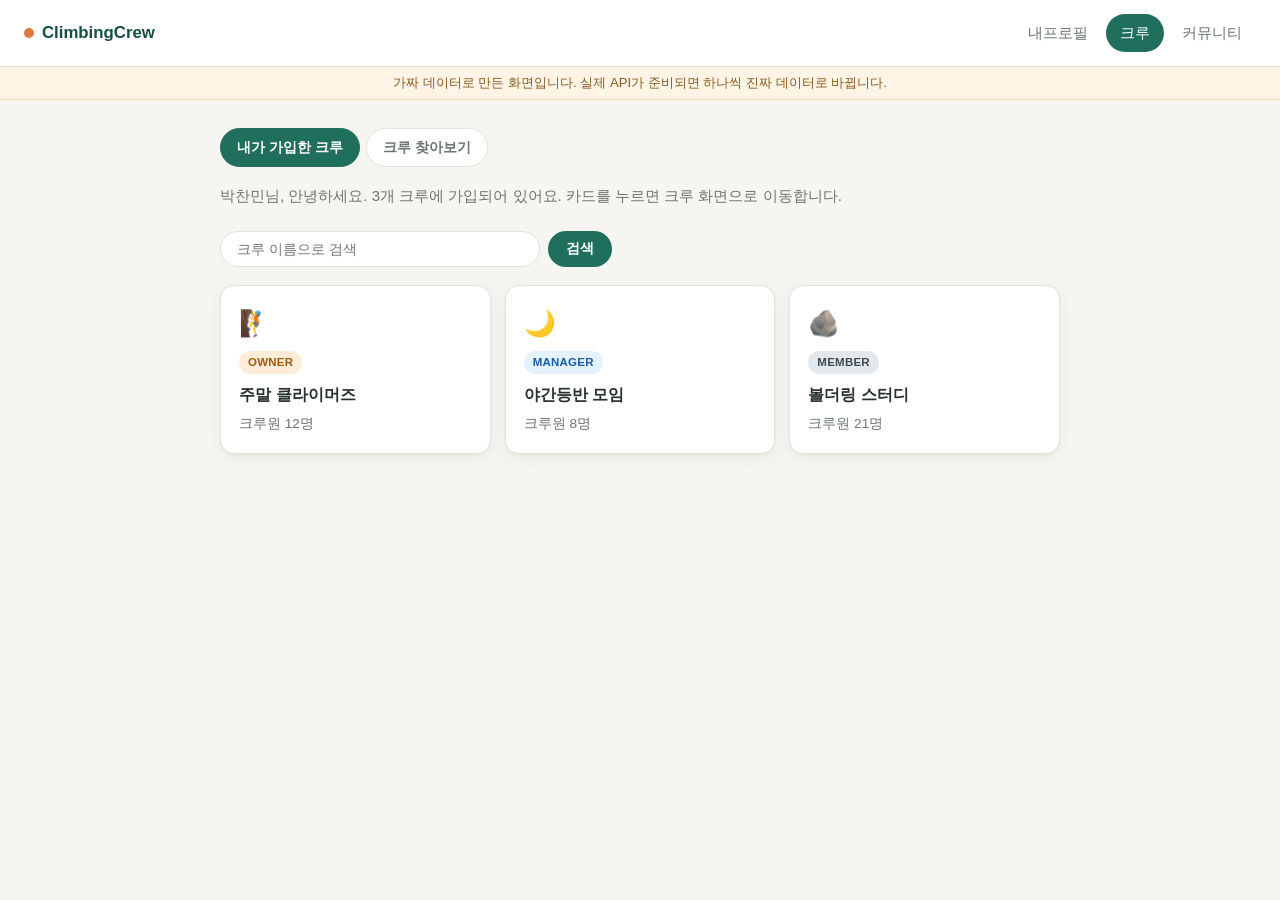
<file: ClimbingCrew/frontend/index.html>
<!DOCTYPE html>
<html lang="ko">
<head>
<meta charset="UTF-8">
<meta name="viewport" content="width=device-width, initial-scale=1.0">
<title>내 크루 | ClimbingCrew</title>
<link rel="stylesheet" href="css/style.css">
</head>
<body>

<header class="app-header">
  <a class="brand" href="index.html"><span class="dot"></span>ClimbingCrew</a>
  <nav class="app-nav">
    <a href="profile.html">내프로필</a>
    <a href="index.html" class="active">크루</a>
    <a href="community.html">커뮤니티</a>
  </nav>
</header>
<div class="mock-banner">가짜 데이터로 만든 화면입니다. 실제 API가 준비되면 하나씩 진짜 데이터로 바뀝니다.</div>

<main>
  <div class="board-tabs" id="crew-tabs">
    <button data-tab="joined" class="active">내가 가입한 크루</button>
    <button data-tab="discover">크루 찾아보기</button>
  </div>

  <!-- 내가 가입한 크루 -->
  <div id="joined-view">
    <p class="page-subtitle" id="greeting"></p>
    <form id="joined-search-form" style="display:flex;gap:8px;margin-bottom:18px;">
      <input type="text" id="joined-search-input" placeholder="크루 이름으로 검색" style="border:1px solid var(--color-border);border-radius:999px;padding:9px 16px;font-family:inherit;font-size:0.9rem;width:100%;max-width:320px;">
      <button type="submit" class="add-event-btn">검색</button>
    </form>
    <div class="crew-grid" id="crew-grid"></div>
  </div>

  <!-- 크루 찾아보기 -->
  <div id="discover-view" style="display:none;">
    <p class="page-subtitle">가입 신청을 하면 크루장/매니저의 승인을 기다리는 상태가 돼요.</p>
    <form id="discover-search-form" style="display:flex;gap:8px;margin-bottom:18px;">
      <input type="text" id="discover-search-input" placeholder="크루 이름으로 검색" style="border:1px solid var(--color-border);border-radius:999px;padding:9px 16px;font-family:inherit;font-size:0.9rem;width:100%;max-width:320px;">
      <button type="submit" class="add-event-btn">검색</button>
    </form>
    <div class="crew-grid" id="discover-grid"></div>
  </div>
</main>

<script src="js/mock-data.js"></script>
<script>
  const roleLabel = { OWNER: "OWNER", MANAGER: "MANAGER", MEMBER: "MEMBER" };
  const roleClass = { OWNER: "role-owner", MANAGER: "role-manager", MEMBER: "role-member" };

  document.getElementById("greeting").textContent =
    MOCK_ME.name + "님, 안녕하세요. " + MOCK_CREWS.length + "개 크루에 가입되어 있어요. 카드를 누르면 크루 화면으로 이동합니다.";

  const grid = document.getElementById("crew-grid");
  function renderJoinedCrews() {
    const query = document.getElementById("joined-search-input").value.trim();
    const filtered = query ? MOCK_CREWS.filter(c => c.name.includes(query)) : MOCK_CREWS;

    if (filtered.length === 0) {
      grid.innerHTML = `<p class="page-subtitle">검색 결과가 없어요.</p>`;
      return;
    }

    grid.innerHTML = "";
    filtered.forEach(crew => {
      const card = document.createElement("a");
      card.className = "card crew-card";
      card.href = `crew.html?id=${crew.id}`;
      card.innerHTML = `
        <div class="crew-emoji">${crew.emoji}</div>
        <span class="role-badge ${roleClass[crew.role]}">${roleLabel[crew.role]}</span>
        <div class="crew-name">${crew.name}</div>
        <div class="crew-meta">크루원 ${crew.memberCount}명</div>
      `;
      grid.appendChild(card);
    });
  }
  renderJoinedCrews();
  document.getElementById("joined-search-form").addEventListener("submit", (e) => {
    e.preventDefault();
    renderJoinedCrews();
  });

  // --- 탭 전환 --------------------------------------------------------------

  const tabButtons = document.querySelectorAll("#crew-tabs button");
  tabButtons.forEach(btn => {
    btn.addEventListener("click", () => {
      tabButtons.forEach(b => b.classList.remove("active"));
      btn.classList.add("active");
      document.getElementById("joined-view").style.display = btn.dataset.tab === "joined" ? "block" : "none";
      document.getElementById("discover-view").style.display = btn.dataset.tab === "discover" ? "block" : "none";
    });
  });

  // --- 크루 찾아보기 (가입 신청) ---------------------------------------------

  const requestedCrewIds = new Set();

  function renderDiscoverCrews() {
    const query = document.getElementById("discover-search-input").value.trim();
    const filtered = query
      ? MOCK_DISCOVER_CREWS.filter(c => c.name.includes(query) || c.desc.includes(query))
      : MOCK_DISCOVER_CREWS;

    const discoverGrid = document.getElementById("discover-grid");

    if (filtered.length === 0) {
      discoverGrid.innerHTML = `<p class="page-subtitle">검색 결과가 없어요.</p>`;
      return;
    }

    discoverGrid.innerHTML = filtered.map(crew => `
      <div class="card crew-card" style="cursor:default;" data-crew-id="${crew.id}">
        <div class="crew-emoji">${crew.emoji}</div>
        <div class="crew-name">${crew.name}</div>
        <div class="crew-meta">크루원 ${crew.memberCount}명</div>
        <p class="page-subtitle" style="margin:2px 0 8px;font-size:0.82rem;">${crew.desc}</p>
        <button type="button" class="add-event-btn join-request-btn" data-crew-id="${crew.id}"
          style="align-self:flex-start;${requestedCrewIds.has(crew.id) ? "background:var(--color-border);color:var(--color-text-muted);cursor:default;" : ""}">
          ${requestedCrewIds.has(crew.id) ? "신청됨 (승인 대기중)" : "가입 신청"}
        </button>
      </div>
    `).join("");

    discoverGrid.querySelectorAll(".join-request-btn").forEach(btn => {
      btn.addEventListener("click", () => {
        const id = Number(btn.dataset.crewId);
        if (requestedCrewIds.has(id)) return;
        requestedCrewIds.add(id);
        renderDiscoverCrews();
      });
    });
  }
  renderDiscoverCrews();
  document.getElementById("discover-search-form").addEventListener("submit", (e) => {
    e.preventDefault();
    renderDiscoverCrews();
  });
</script>
</body>
</html>
</file>
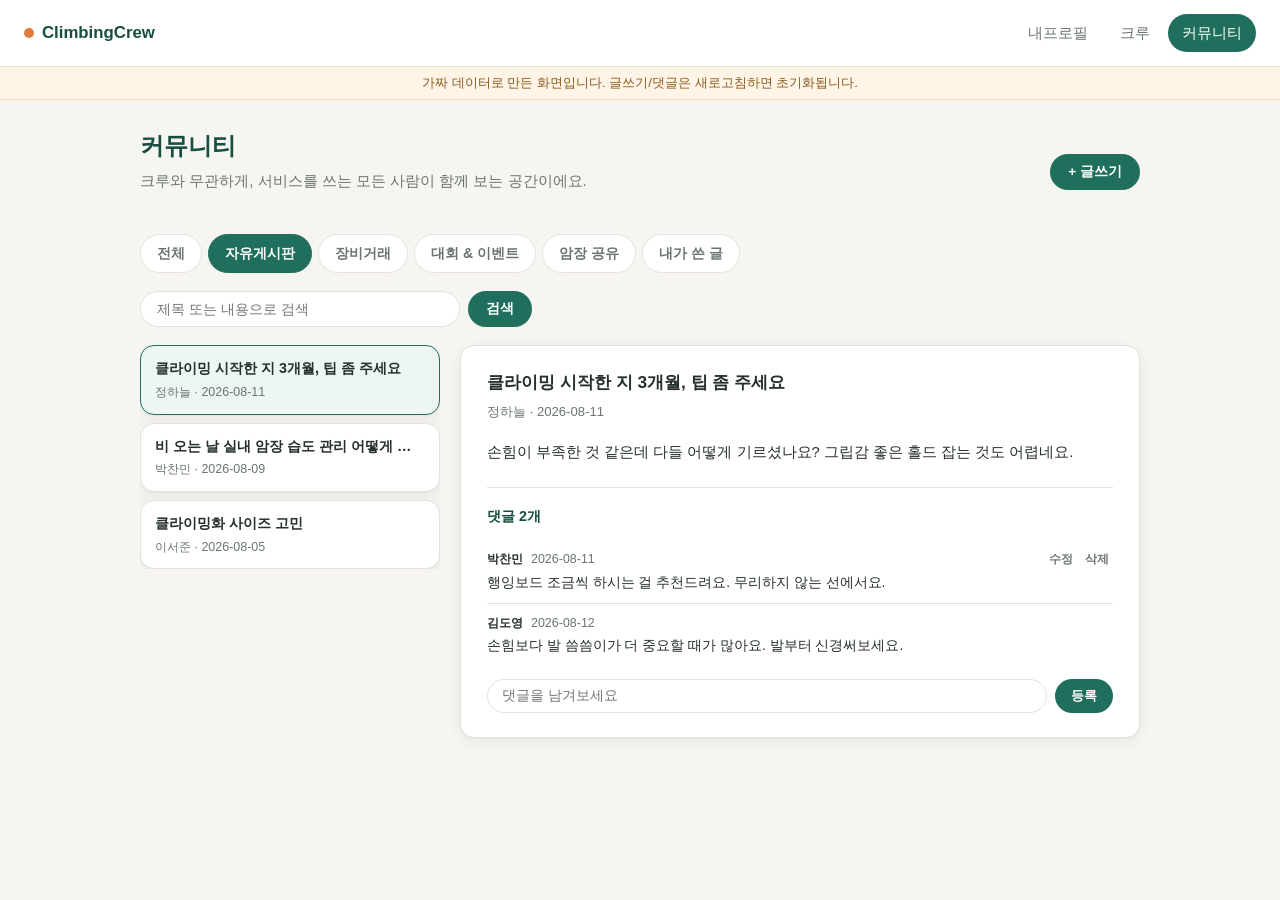
<file: ClimbingCrew/frontend/community.html>
<!DOCTYPE html>
<html lang="ko">
<head>
<meta charset="UTF-8">
<meta name="viewport" content="width=device-width, initial-scale=1.0">
<title>커뮤니티 | ClimbingCrew</title>
<link rel="stylesheet" href="css/style.css">
</head>
<body>

<header class="app-header">
  <a class="brand" href="index.html"><span class="dot"></span>ClimbingCrew</a>
  <nav class="app-nav">
    <a href="profile.html">내프로필</a>
    <a href="index.html">크루</a>
    <a href="community.html" class="active">커뮤니티</a>
  </nav>
</header>
<div class="mock-banner">가짜 데이터로 만든 화면입니다. 글쓰기/댓글은 새로고침하면 초기화됩니다.</div>

<main style="max-width:1040px;">
  <div class="calendar-header-row">
    <div>
      <h1 class="page-title" style="margin:0;">커뮤니티</h1>
      <p class="page-subtitle" style="margin-top:6px;">크루와 무관하게, 서비스를 쓰는 모든 사람이 함께 보는 공간이에요.</p>
    </div>
    <button class="add-event-btn" id="write-post-btn">+ 글쓰기</button>
  </div>

  <div class="board-tabs" id="board-tabs">
    <button data-board="all">전체</button>
    <button data-board="free" class="active">자유게시판</button>
    <button data-board="trade">장비거래</button>
    <button data-board="events">대회 & 이벤트</button>
    <button data-board="gyms">암장 공유</button>
    <button data-board="mine">내가 쓴 글</button>
  </div>

  <form id="post-search-form" style="display:flex;gap:8px;margin-bottom:18px;">
    <input type="text" id="post-search-input" placeholder="제목 또는 내용으로 검색" style="border:1px solid var(--color-border);border-radius:999px;padding:9px 16px;font-family:inherit;font-size:0.9rem;width:100%;max-width:320px;">
    <button type="submit" class="add-event-btn">검색</button>
  </form>

  <div class="board-layout">
    <div class="board-list-col" id="board-list"></div>
    <div class="board-detail-col">
      <div class="card board-detail" id="board-detail">
        <div class="calendar-header-row" style="align-items:flex-start;">
          <div>
            <h3 id="detail-title" style="margin:0 0 6px;"></h3>
            <p class="board-detail-meta" id="detail-meta" style="margin:0;"></p>
          </div>
          <div class="item-actions" id="post-owner-actions" style="display:none;margin-top:0;">
            <button type="button" id="post-edit-btn">수정</button>
            <button type="button" id="post-delete-btn">삭제</button>
          </div>
        </div>
        <div class="board-detail-content" id="detail-content" style="margin-top:14px;"></div>

        <div class="comment-section">
          <div class="comment-heading" id="comment-count"></div>
          <div id="comment-list"></div>
          <form class="comment-form" id="comment-form">
            <input type="text" id="comment-input" placeholder="댓글을 남겨보세요" required>
            <button type="submit">등록</button>
          </form>
        </div>
      </div>
    </div>
  </div>
</main>

<!-- 글쓰기 모달 -->
<div class="modal-overlay" id="write-modal">
  <div class="modal-box">
    <button class="modal-close" id="write-modal-close">✕</button>
    <h3 style="margin-top:0;">새 글 쓰기</h3>
    <form class="event-form" id="write-form">
      <label>게시판
        <select id="write-board-select">
          <option value="free">자유게시판</option>
          <option value="trade">장비거래</option>
          <option value="events">대회 & 이벤트</option>
          <option value="gyms">암장 공유</option>
        </select>
      </label>
      <label>제목
        <input type="text" id="write-title-input" required maxlength="80">
      </label>
      <label>내용 (최대 500자)
        <textarea id="write-content-input" maxlength="500" rows="5" required style="border:1px solid var(--color-border);border-radius:8px;padding:9px 11px;font-family:inherit;font-size:0.9rem;resize:vertical;"></textarea>
      </label>
      <button type="submit" class="event-form-submit">등록</button>
    </form>
  </div>
</div>

<script src="js/mock-data.js"></script>
<script>
  const boardLabel = { free: "자유게시판", trade: "장비거래", events: "대회 & 이벤트", gyms: "암장 공유" };
  let activeBoard = "free";
  let selectedIndex = 0;

  const tabButtons = document.querySelectorAll("#board-tabs button");
  tabButtons.forEach(btn => {
    btn.addEventListener("click", () => {
      tabButtons.forEach(b => b.classList.remove("active"));
      btn.classList.add("active");
      activeBoard = btn.dataset.board;
      selectedIndex = 0;
      render();
    });
  });

  let searchQuery = "";

  function sortedPosts() {
    let list;
    if (activeBoard === "mine" || activeBoard === "all") {
      const collected = [];
      Object.keys(MOCK_COMMUNITY_POSTS).forEach(board => {
        MOCK_COMMUNITY_POSTS[board].forEach((p, i) => {
          if (activeBoard === "all" || p.author === MOCK_ME.name) {
            collected.push({ ...p, _i: i, _board: board });
          }
        });
      });
      list = collected.sort((a, b) => b.date.localeCompare(a.date));
    } else {
      list = (MOCK_COMMUNITY_POSTS[activeBoard] || [])
        .map((p, i) => ({ ...p, _i: i, _board: activeBoard }))
        .sort((a, b) => b.date.localeCompare(a.date));
    }

    if (searchQuery) {
      list = list.filter(p => p.title.includes(searchQuery) || p.content.includes(searchQuery));
    }
    return list;
  }

  function metaBadge(post) {
    const board = post._board;
    if (board === "trade" && post.status) return `<span class="board-meta-badge">${post.status}</span>`;
    if (board === "events" && post.eventDate) return `<span class="board-meta-badge">${post.eventDate}</span>`;
    if (board === "gyms" && post.gymName && post.gymName !== "-") return `<span class="board-meta-badge">${post.gymName}</span>`;
    return "";
  }

  function detailMeta(post) {
    const board = post._board;
    const parts = [post.author, post.date];
    if (activeBoard === "mine" || activeBoard === "all") parts.unshift(boardLabel[board]);
    if (board === "trade" && post.price) parts.push(post.price, post.status);
    if (board === "events" && post.eventDate) parts.push(`일시: ${post.eventDate}`);
    if (board === "gyms" && post.gymName && post.gymName !== "-") parts.push(post.gymName);
    return parts.join(" · ");
  }

  function render() {
    const posts = sortedPosts();
    const listEl = document.getElementById("board-list");

    if (posts.length === 0) {
      listEl.innerHTML = `<p class="page-subtitle">${searchQuery ? "검색 결과가 없어요." : (activeBoard === "mine" ? "아직 내가 쓴 글이 없어요." : "아직 글이 없어요.")}</p>`;
      document.getElementById("board-detail").style.visibility = "hidden";
      return;
    }

    document.getElementById("board-detail").style.visibility = "visible";
    if (selectedIndex >= posts.length) selectedIndex = 0;

    listEl.innerHTML = posts.map((p, sortedI) => `
      <div class="card board-row-compact${sortedI === selectedIndex ? " selected" : ""}" data-sorted-index="${sortedI}">
        <span class="board-row-title">${p.title}</span>
        <div class="board-row-sub">${(activeBoard === "mine" || activeBoard === "all") ? boardLabel[p._board] + " · " : ""}${p.author} · ${p.date}</div>
      </div>
    `).join("");

    listEl.querySelectorAll(".board-row-compact").forEach(row => {
      row.addEventListener("click", () => {
        selectedIndex = Number(row.dataset.sortedIndex);
        render();
      });
    });

    renderDetail(posts[selectedIndex]);
  }

  function renderDetail(post) {
    document.getElementById("detail-title").textContent = post.title;
    document.getElementById("detail-meta").textContent = detailMeta(post);
    document.getElementById("detail-content").textContent = post.content;

    const isMine = post.author === MOCK_ME.name;
    document.getElementById("post-owner-actions").style.display = isMine ? "flex" : "none";
    if (isMine) {
      document.getElementById("post-edit-btn").onclick = () => editPost(post);
      document.getElementById("post-delete-btn").onclick = () => deletePost(post);
    }

    const comments = post.comments || [];
    document.getElementById("comment-count").textContent = `댓글 ${comments.length}개`;
    document.getElementById("comment-list").innerHTML = comments.map((c, ci) => `
      <div class="comment-item">
        <div class="comment-head">
          <span class="comment-author">${c.author}</span><span>${c.date}</span>
          ${(c.author === MOCK_ME.name || post.author === MOCK_ME.name) ? `
            <span class="comment-actions">
              <button type="button" class="comment-edit-btn" data-comment-index="${ci}">수정</button>
              <button type="button" class="comment-delete-btn" data-comment-index="${ci}">삭제</button>
            </span>
          ` : ""}
        </div>
        <div>${c.content}</div>
      </div>
    `).join("");

    document.querySelectorAll(".comment-edit-btn").forEach(btn => {
      btn.addEventListener("click", () => {
        const comment = comments[Number(btn.dataset.commentIndex)];
        const next = prompt("댓글 수정", comment.content);
        if (next !== null && next.trim()) {
          comment.content = next.trim();
          renderDetail(post);
        }
      });
    });

    document.querySelectorAll(".comment-delete-btn").forEach(btn => {
      btn.addEventListener("click", () => {
        if (!confirm("댓글을 삭제할까요?")) return;
        comments.splice(Number(btn.dataset.commentIndex), 1);
        renderDetail(post);
      });
    });
  }

  function editPost(post) {
    const original = MOCK_COMMUNITY_POSTS[post._board][post._i];
    const newTitle = prompt("제목 수정", original.title);
    if (newTitle === null || !newTitle.trim()) return;
    const newContent = prompt("내용 수정 (최대 500자)", original.content);
    if (newContent === null || !newContent.trim()) return;
    if (newContent.trim().length > 500) { alert("500자 이내로 작성해주세요."); return; }

    original.title = newTitle.trim();
    original.content = newContent.trim();
    render();
  }

  function deletePost(post) {
    if (!confirm("이 글을 삭제할까요? (댓글도 함께 삭제됩니다)")) return;
    MOCK_COMMUNITY_POSTS[post._board].splice(post._i, 1);
    selectedIndex = 0;
    render();
  }

  document.getElementById("comment-form").addEventListener("submit", (e) => {
    e.preventDefault();
    const input = document.getElementById("comment-input");
    const text = input.value.trim();
    if (!text) return;

    const posts = sortedPosts();
    const original = MOCK_COMMUNITY_POSTS[posts[selectedIndex]._board][posts[selectedIndex]._i];
    if (!original.comments) original.comments = [];
    original.comments.push({ author: MOCK_ME.name, date: todayStr(), content: text });

    input.value = "";
    render();
  });

  // --- 글쓰기 --------------------------------------------------------------

  const writeModal = document.getElementById("write-modal");
  document.getElementById("write-post-btn").addEventListener("click", () => writeModal.classList.add("open"));
  document.getElementById("write-modal-close").addEventListener("click", () => writeModal.classList.remove("open"));
  writeModal.addEventListener("click", (e) => { if (e.target === writeModal) writeModal.classList.remove("open"); });

  document.getElementById("write-form").addEventListener("submit", (e) => {
    e.preventDefault();
    const board = document.getElementById("write-board-select").value;
    const title = document.getElementById("write-title-input").value.trim();
    const content = document.getElementById("write-content-input").value.trim();
    if (!title || !content) return;
    if (content.length > 500) { alert("500자 이내로 작성해주세요."); return; }

    MOCK_COMMUNITY_POSTS[board].unshift({
      title,
      author: MOCK_ME.name,
      date: todayStr(),
      content,
      comments: [],
    });

    e.target.reset();
    writeModal.classList.remove("open");

    tabButtons.forEach(b => b.classList.remove("active"));
    document.querySelector(`#board-tabs button[data-board="${board}"]`).classList.add("active");
    activeBoard = board;
    selectedIndex = 0;
    render();
  });

  document.getElementById("post-search-form").addEventListener("submit", (e) => {
    e.preventDefault();
    searchQuery = document.getElementById("post-search-input").value.trim();
    selectedIndex = 0;
    render();
  });

  render();
</script>
</body>
</html>
</file>
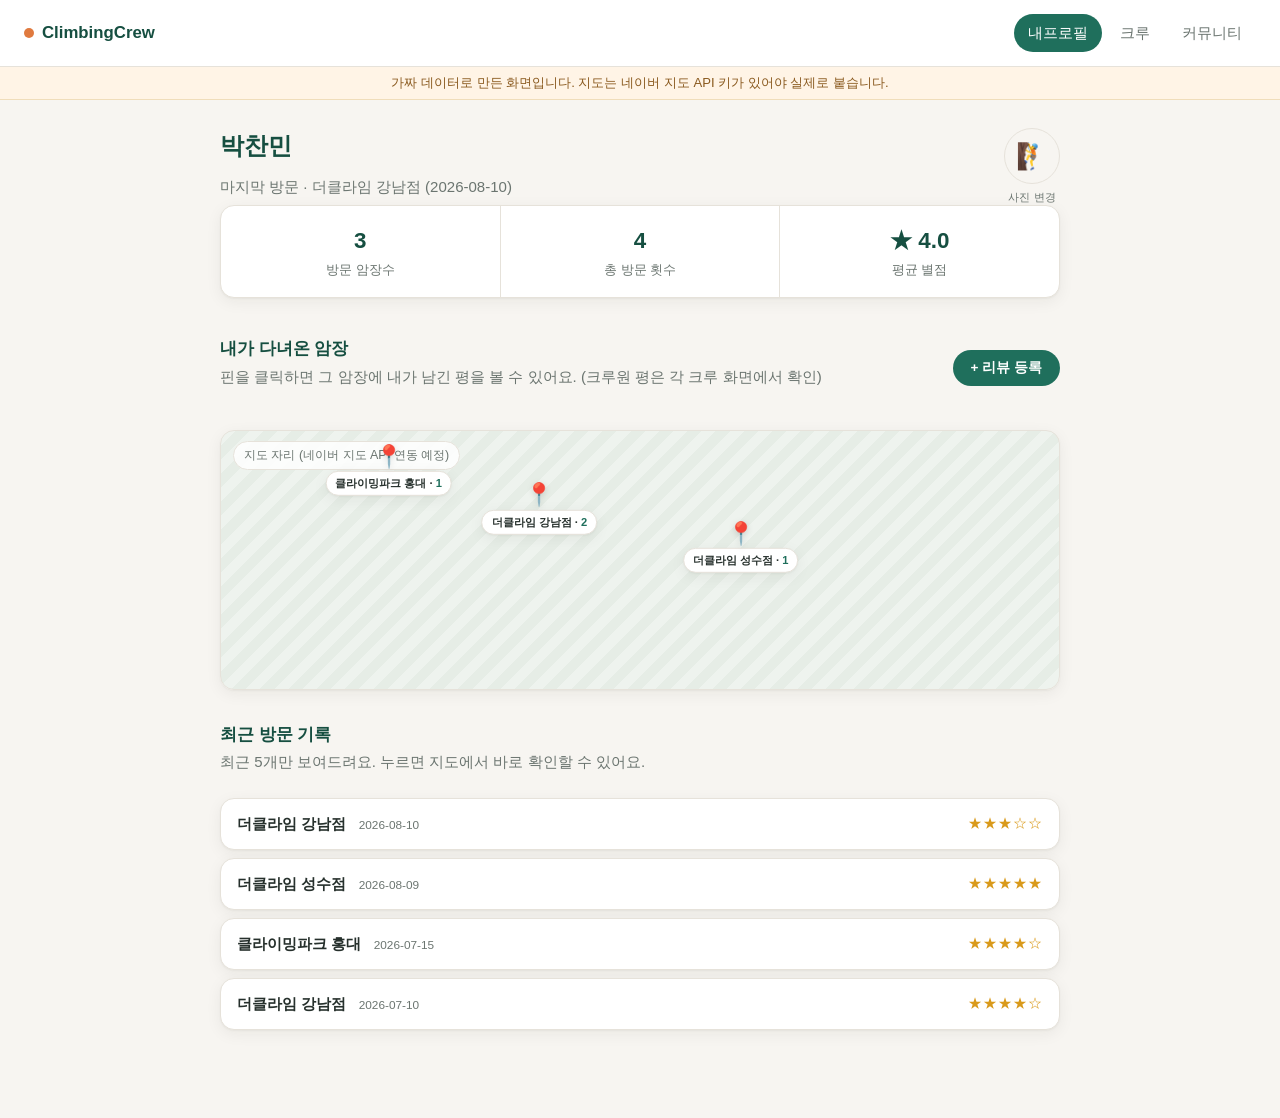
<file: ClimbingCrew/frontend/profile.html>
<!DOCTYPE html>
<html lang="ko">
<head>
<meta charset="UTF-8">
<meta name="viewport" content="width=device-width, initial-scale=1.0">
<title>내프로필 | ClimbingCrew</title>
<link rel="stylesheet" href="css/style.css">
</head>
<body>

<header class="app-header">
  <a class="brand" href="index.html"><span class="dot"></span>ClimbingCrew</a>
  <nav class="app-nav">
    <a href="profile.html" class="active">내프로필</a>
    <a href="index.html">크루</a>
    <a href="community.html">커뮤니티</a>
  </nav>
</header>
<div class="mock-banner">가짜 데이터로 만든 화면입니다. 지도는 네이버 지도 API 키가 있어야 실제로 붙습니다.</div>

<main>
  <div class="profile-header">
    <div>
      <h1 class="page-title" id="my-name" style="margin:0;"></h1>
      <p class="page-subtitle" id="my-last-visit" style="margin:12px 0 0;"></p>
    </div>
    <div class="profile-avatar-wrap">
      <div class="profile-avatar" id="profile-avatar" title="눌러서 프로필 사진 변경">🧗</div>
      <span class="profile-avatar-edit-hint">사진 변경</span>
      <input type="file" id="profile-photo-input" accept="image/*" style="display:none;">
    </div>
  </div>

  <div class="card info-summary-row">
    <div class="info-summary-item">
      <div class="info-summary-value" id="stat-gym-count"></div>
      <div class="info-summary-label">방문 암장수</div>
    </div>
    <div class="info-summary-item">
      <div class="info-summary-value" id="stat-visit-count"></div>
      <div class="info-summary-label">총 방문 횟수</div>
    </div>
    <div class="info-summary-item">
      <div class="info-summary-value" id="stat-avg-rating"></div>
      <div class="info-summary-label">평균 별점</div>
    </div>
  </div>

  <div class="calendar-header-row">
    <div>
      <h2 class="section-heading" style="margin-top:12px;">내가 다녀온 암장</h2>
      <p class="page-subtitle" style="margin-top:-8px;">핀을 클릭하면 그 암장에 내가 남긴 평을 볼 수 있어요. (크루원 평은 각 크루 화면에서 확인)</p>
    </div>
    <button class="add-event-btn" id="add-review-btn">+ 리뷰 등록</button>
  </div>

  <div class="map-placeholder card" id="map-placeholder">
    <span class="map-label">지도 자리 (네이버 지도 API 연동 예정)</span>
  </div>

  <div class="card review-panel" id="review-panel">
    <h3 id="review-gym-name"></h3>
    <p class="review-sub" id="review-gym-sub"></p>
    <div id="review-items"></div>
  </div>

  <h2 class="section-heading">최근 방문 기록</h2>
  <p class="page-subtitle" style="margin-top:-8px;">최근 5개만 보여드려요. 누르면 지도에서 바로 확인할 수 있어요.</p>
  <div id="recent-visits-list"></div>
</main>

<!-- 리뷰 등록 모달 -->
<div class="modal-overlay" id="review-modal">
  <div class="modal-box">
    <button class="modal-close" id="review-modal-close">✕</button>
    <h3 style="margin-top:0;">암장 리뷰 등록</h3>
    <form class="event-form" id="review-form">
      <label>암장 검색
        <div class="gym-search-wrap">
          <input type="text" id="review-gym-input" placeholder="암장 이름 또는 지역으로 검색 (예: 강남)" required autocomplete="off">
          <div class="gym-search-results" id="gym-search-results"></div>
        </div>
      </label>

      <label>사진
        <input type="file" id="review-photo-input" accept="image/*">
      </label>
      <div class="photo-preview" id="review-photo-preview">사진을 선택하면 여기에 미리보기가 표시돼요</div>

      <label>별점
        <div class="star-picker" id="review-star-picker">
          <span data-value="1">★</span><span data-value="2">★</span><span data-value="3">★</span><span data-value="4">★</span><span data-value="5">★</span>
        </div>
      </label>

      <label>공개범위
        <select id="review-visibility-select">
          <option value="PUBLIC" selected>전체공개</option>
          <option value="CREW_ONLY">크루공개</option>
          <option value="PRIVATE">비공개</option>
        </select>
      </label>

      <label>총평 (최대 200자)
        <textarea id="review-content-input" maxlength="200" rows="3" required style="border:1px solid var(--color-border);border-radius:8px;padding:9px 11px;font-family:inherit;font-size:0.9rem;resize:vertical;"></textarea>
      </label>

      <button type="submit" class="event-form-submit">등록</button>
    </form>
  </div>
</div>

<script src="js/mock-data.js"></script>
<script>
  document.getElementById("my-name").textContent = MOCK_ME.name;

  // --- 프로필 사진 (여기서만 등록/수정) -------------------------------------

  function renderAvatar() {
    document.getElementById("profile-avatar").innerHTML = MOCK_ME.photo
      ? `<img src="${MOCK_ME.photo}" alt="프로필 사진">`
      : "🧗";
  }
  renderAvatar();

  const avatarInput = document.getElementById("profile-photo-input");
  document.getElementById("profile-avatar").addEventListener("click", () => avatarInput.click());
  document.querySelector(".profile-avatar-edit-hint").addEventListener("click", () => avatarInput.click());

  avatarInput.addEventListener("change", (e) => {
    const file = e.target.files[0];
    if (!file) return;
    const reader = new FileReader();
    reader.onload = () => {
      MOCK_ME.photo = reader.result;
      renderAvatar();
    };
    reader.readAsDataURL(file);
  });

  const visLabel = { PUBLIC: "전체공개", CREW_ONLY: "크루공개", PRIVATE: "비공개" };
  const mapEl = document.getElementById("map-placeholder");

  // --- 리뷰 등록 -----------------------------------------------------------

  const reviewModal = document.getElementById("review-modal");

  // 암장 검색 — 이름 또는 지역(주소)으로 검색
  const gymInput = document.getElementById("review-gym-input");
  const gymResultsEl = document.getElementById("gym-search-results");

  gymInput.addEventListener("input", () => {
    const q = gymInput.value.trim();
    if (!q) { gymResultsEl.classList.remove("open"); return; }

    const matches = MOCK_GYMS.filter(g => g.name.includes(q) || g.address.includes(q));
    if (matches.length === 0) {
      gymResultsEl.innerHTML = `<div class="gym-search-result-item" style="color:var(--color-text-muted);">검색 결과가 없어요</div>`;
      gymResultsEl.classList.add("open");
      return;
    }

    gymResultsEl.innerHTML = matches.map(g => `
      <div class="gym-search-result-item" data-gym-id="${g.id}">
        <span class="gsr-name">${g.name}</span><span class="gsr-address">${g.address}</span>
      </div>
    `).join("");
    gymResultsEl.classList.add("open");

    gymResultsEl.querySelectorAll(".gym-search-result-item[data-gym-id]").forEach(item => {
      item.addEventListener("click", () => {
        const gym = MOCK_GYMS.find(g => g.id === Number(item.dataset.gymId));
        gymInput.value = gym.name;
        gymResultsEl.classList.remove("open");
      });
    });
  });

  document.addEventListener("click", (e) => {
    if (!e.target.closest(".gym-search-wrap")) gymResultsEl.classList.remove("open");
  });

  document.getElementById("add-review-btn").addEventListener("click", () => reviewModal.classList.add("open"));
  document.getElementById("review-modal-close").addEventListener("click", () => reviewModal.classList.remove("open"));
  reviewModal.addEventListener("click", (e) => { if (e.target === reviewModal) reviewModal.classList.remove("open"); });

  // 사진 업로드 미리보기 (파일 선택만, 실제 서버 업로드는 없음 — mock)
  let selectedPhotoDataUrl = null;
  document.getElementById("review-photo-input").addEventListener("change", (e) => {
    const file = e.target.files[0];
    const previewEl = document.getElementById("review-photo-preview");
    if (!file) {
      selectedPhotoDataUrl = null;
      previewEl.innerHTML = "사진을 선택하면 여기에 미리보기가 표시돼요";
      return;
    }
    const reader = new FileReader();
    reader.onload = () => {
      selectedPhotoDataUrl = reader.result;
      previewEl.innerHTML = `<img src="${selectedPhotoDataUrl}" alt="미리보기">`;
    };
    reader.readAsDataURL(file);
  });

  // 별점 위젯
  let selectedRating = 4;
  const starEls = document.querySelectorAll("#review-star-picker span");
  function paintStars(rating) {
    starEls.forEach(s => s.classList.toggle("filled", Number(s.dataset.value) <= rating));
  }
  paintStars(selectedRating);
  starEls.forEach(s => {
    s.addEventListener("click", () => {
      selectedRating = Number(s.dataset.value);
      paintStars(selectedRating);
    });
  });

  document.getElementById("review-form").addEventListener("submit", (e) => {
    e.preventDefault();

    const gymName = document.getElementById("review-gym-input").value.trim();
    const gym = MOCK_GYMS.find(g => g.name === gymName);
    if (!gym) { alert("목록에 있는 암장 이름을 정확히 선택해주세요."); return; }

    const content = document.getElementById("review-content-input").value.trim();
    if (!content) return;

    if (!MOCK_REVIEWS[gym.id]) MOCK_REVIEWS[gym.id] = [];
    MOCK_REVIEWS[gym.id].push({
      author: MOCK_ME.name,
      date: todayStr(),
      visibility: document.getElementById("review-visibility-select").value,
      rating: selectedRating,
      photo: selectedPhotoDataUrl || "🧗",
      content: content.slice(0, 200),
    });

    e.target.reset();
    selectedPhotoDataUrl = null;
    document.getElementById("review-photo-preview").innerHTML = "사진을 선택하면 여기에 미리보기가 표시돼요";
    selectedRating = 4;
    paintStars(selectedRating);

    reviewModal.classList.remove("open");
    openGymId = null;
    renderMap();
    toggleMyReviews(gym.id); // 등록한 암장의 평을 바로 열어서 보여줌
  });

  let activity = [];
  let openGymId = null;

  function renderProfileSummary() {
    const flat = getMyReviewsFlat();
    const gymCount = new Set(flat.map(f => f.gym.id)).size;
    const visitCount = flat.length;
    const avgRating = visitCount ? (flat.reduce((s, f) => s + f.review.rating, 0) / visitCount).toFixed(1) : "-";

    document.getElementById("stat-gym-count").textContent = gymCount;
    document.getElementById("stat-visit-count").textContent = visitCount;
    document.getElementById("stat-avg-rating").textContent = visitCount ? `★ ${avgRating}` : "-";

    document.getElementById("my-last-visit").textContent = flat.length > 0
      ? `마지막 방문 · ${flat[0].gym.name} (${flat[0].review.date})`
      : "아직 방문 기록이 없어요";

    const recentEl = document.getElementById("recent-visits-list");
    const recent5 = flat.slice(0, 5);
    if (recent5.length === 0) {
      recentEl.innerHTML = `<p class="page-subtitle">아직 방문 기록이 없어요.</p>`;
      return;
    }
    recentEl.innerHTML = recent5.map(f => `
      <div class="card member-row" data-gym-id="${f.gym.id}">
        <div>
          <span class="member-row-name">${f.gym.name}</span>
          <span class="review-card-date" style="margin-left:8px;">${f.review.date}</span>
        </div>
        <span class="review-card-stars">${starString(f.review.rating)}</span>
      </div>
    `).join("");
    recentEl.querySelectorAll(".member-row").forEach(row => {
      row.addEventListener("click", () => {
        const gymId = Number(row.dataset.gymId);
        mapEl.scrollIntoView({ behavior: "smooth", block: "center" });
        openGymId = null;
        toggleMyReviews(gymId);
      });
    });
  }

  function renderMap() {
    renderProfileSummary();
    activity = getMyGymActivity();
    mapEl.querySelectorAll(".pin, .empty-note").forEach(el => el.remove());

    if (activity.length === 0) {
      const empty = document.createElement("p");
      empty.className = "page-subtitle empty-note";
      empty.style.cssText = "position:absolute;top:50%;left:50%;transform:translate(-50%,-50%);margin:0;";
      empty.textContent = "아직 남긴 평이 없어요.";
      mapEl.appendChild(empty);
      document.getElementById("review-panel").classList.remove("open");
      openGymId = null;
      return;
    }

    activity.forEach(({ gym, reviews }) => {
      const pin = document.createElement("div");
      pin.className = "pin";
      pin.style.left = gym.x;
      pin.style.top = gym.y;
      pin.onclick = () => toggleMyReviews(gym.id);
      pin.innerHTML = `
        <span class="pin-icon">📍</span>
        <span class="pin-label">${gym.name} · <span class="pin-count">${reviews.length}</span></span>
      `;
      mapEl.appendChild(pin);
    });

    // 삭제로 리뷰가 0개가 된 암장은 패널을 자동으로 닫는다
    if (openGymId !== null && !activity.find(a => a.gym.id === openGymId)) {
      document.getElementById("review-panel").classList.remove("open");
      openGymId = null;
    } else if (openGymId !== null) {
      renderReviewPanel(openGymId);
    }
  }

  function toggleMyReviews(gymId) {
    const panel = document.getElementById("review-panel");

    if (openGymId === gymId) {
      panel.classList.remove("open");
      openGymId = null;
      return;
    }

    openGymId = gymId;
    renderReviewPanel(gymId);
    panel.classList.add("open");
  }

  function renderReviewPanel(gymId) {
    const found = activity.find(a => a.gym.id === gymId);
    if (!found) return;

    document.getElementById("review-gym-name").textContent = found.gym.name;
    document.getElementById("review-gym-sub").textContent = `${found.gym.address} · 내가 남긴 평 ${found.reviews.length}개`;

    document.getElementById("review-items").innerHTML = `<div class="review-card-row">` + found.reviews.map((r, ri) => `
      <div class="review-card">
        <div class="review-card-photo">${r.photo}</div>
        <div class="review-card-top">
          <span class="review-card-stars">${starString(r.rating)}</span>
          <span class="visibility-tag">${visLabel[r.visibility]}</span>
        </div>
        <div class="review-card-date">${r.date}</div>
        <div class="review-card-memo">${r.content}</div>
        <div class="item-actions">
          <button type="button" class="review-edit-btn" data-gym-id="${gymId}" data-review-index="${ri}">수정</button>
          <button type="button" class="review-delete-btn" data-gym-id="${gymId}" data-review-index="${ri}">삭제</button>
        </div>
      </div>
    `).join("") + `</div>`;

    document.querySelectorAll(".review-edit-btn").forEach(btn => {
      btn.addEventListener("click", () => {
        const r = found.reviews[Number(btn.dataset.reviewIndex)];
        const newContent = prompt("평 수정 (최대 200자)", r.content);
        if (newContent === null || !newContent.trim()) return;
        if (newContent.trim().length > 200) { alert("200자 이내로 작성해주세요."); return; }
        const newRatingStr = prompt("별점 (1~5)", String(r.rating));
        if (newRatingStr === null) return;
        const newRating = Math.min(5, Math.max(1, parseInt(newRatingStr, 10) || r.rating));
        r.content = newContent.trim();
        r.rating = newRating;
        renderReviewPanel(gymId);
      });
    });

    document.querySelectorAll(".review-delete-btn").forEach(btn => {
      btn.addEventListener("click", () => {
        if (!confirm("이 평을 삭제할까요?")) return;
        const r = found.reviews[Number(btn.dataset.reviewIndex)];
        const gymReviews = MOCK_REVIEWS[Number(btn.dataset.gymId)];
        const idx = gymReviews.indexOf(r);
        if (idx > -1) gymReviews.splice(idx, 1);
        renderMap();
      });
    });
  }

  renderMap();
</script>
</body>
</html>
</file>
<file: ClimbingCrew/frontend/css/style.css>
:root {
  --color-primary: #1f6f5c;
  --color-primary-dark: #164f41;
  --color-accent: #e07a3f;
  --color-bg: #f7f5f1;
  --color-surface: #ffffff;
  --color-border: #e6e2da;
  --color-text: #26302c;
  --color-text-muted: #6b7570;
  --radius: 14px;
  --shadow: 0 1px 2px rgba(30, 30, 20, 0.04), 0 4px 16px rgba(30, 30, 20, 0.06);
  font-size: 16px;
}

* { box-sizing: border-box; }

body {
  margin: 0;
  font-family: -apple-system, "Pretendard", "Apple SD Gothic Neo", "Segoe UI", sans-serif;
  background: var(--color-bg);
  color: var(--color-text);
  line-height: 1.5;
}

.app-header {
  position: sticky;
  top: 0;
  z-index: 10;
  display: flex;
  align-items: center;
  justify-content: space-between;
  padding: 14px 24px;
  background: var(--color-surface);
  border-bottom: 1px solid var(--color-border);
}

.app-header .brand {
  display: flex;
  align-items: center;
  gap: 8px;
  font-weight: 700;
  font-size: 1.05rem;
  color: var(--color-primary-dark);
  text-decoration: none;
}

.app-header .brand .dot {
  width: 10px;
  height: 10px;
  border-radius: 50%;
  background: var(--color-accent);
}

.app-nav {
  display: flex;
  gap: 4px;
}

.app-nav a {
  padding: 8px 14px;
  border-radius: 999px;
  color: var(--color-text-muted);
  text-decoration: none;
  font-size: 0.92rem;
  font-weight: 500;
  transition: background 0.15s, color 0.15s;
}

.app-nav a:hover {
  background: var(--color-bg);
}

.app-nav a.active {
  background: var(--color-primary);
  color: #fff;
}

.mock-banner {
  background: #fff4e6;
  color: #8a5a1f;
  font-size: 0.82rem;
  text-align: center;
  padding: 6px 12px;
  border-bottom: 1px solid #f0ddba;
}

main {
  max-width: 880px;
  margin: 0 auto;
  padding: 28px 20px 80px;
}

.page-title {
  font-size: 1.5rem;
  font-weight: 700;
  margin: 4px 0 4px;
  color: var(--color-primary-dark);
}

.page-subtitle {
  color: var(--color-text-muted);
  font-size: 0.94rem;
  margin: 0 0 24px;
}

.card {
  background: var(--color-surface);
  border: 1px solid var(--color-border);
  border-radius: var(--radius);
  box-shadow: var(--shadow);
}

.crew-grid {
  display: grid;
  grid-template-columns: repeat(auto-fill, minmax(230px, 1fr));
  gap: 14px;
}

.crew-card {
  padding: 18px;
  display: flex;
  flex-direction: column;
  gap: 8px;
  text-decoration: none;
  color: inherit;
  transition: border-color 0.15s, transform 0.1s;
}

.crew-card:hover {
  border-color: var(--color-primary);
  transform: translateY(-1px);
}

.back-link {
  display: inline-flex;
  align-items: center;
  gap: 6px;
  margin-bottom: 12px;
  padding: 6px 14px 6px 10px;
  border-radius: 999px;
  font-size: 0.86rem;
  font-weight: 600;
  color: var(--color-text-muted);
  text-decoration: none;
  background: var(--color-surface);
  border: 1px solid var(--color-border);
  transition: background 0.15s, color 0.15s, border-color 0.15s;
}

.back-link:hover {
  color: var(--color-primary);
  border-color: var(--color-primary);
  background: #eef6f3;
}

.back-link-icon {
  transition: transform 0.15s;
  flex-shrink: 0;
}

.back-link:hover .back-link-icon {
  transform: translateX(-3px);
}

.crew-page-header {
  display: flex;
  align-items: center;
  gap: 12px;
  margin-bottom: 4px;
}

.crew-page-header .crew-emoji-big {
  font-size: 2rem;
}

.crew-page-header .role-badge {
  margin-top: 22px;
}

.member-modal-header {
  display: flex;
  align-items: center;
  gap: 12px;
  margin-bottom: 6px;
}

.profile-header {
  display: flex;
  align-items: flex-start;
  justify-content: space-between;
  gap: 16px;
}

.profile-avatar-wrap {
  display: flex;
  flex-direction: column;
  align-items: center;
  gap: 5px;
  flex-shrink: 0;
}

.profile-avatar {
  width: 56px;
  height: 56px;
  border-radius: 50%;
  background: var(--color-bg);
  border: 1px solid var(--color-border);
  display: flex;
  align-items: center;
  justify-content: center;
  font-size: 1.6rem;
  overflow: hidden;
  cursor: pointer;
}

.profile-avatar:hover {
  border-color: var(--color-primary);
}

.profile-avatar img {
  width: 100%;
  height: 100%;
  object-fit: cover;
}

.profile-avatar-edit-hint {
  font-size: 0.68rem;
  color: var(--color-text-muted);
  cursor: pointer;
}

.crew-card .crew-emoji {
  font-size: 1.6rem;
}

.crew-card .crew-name {
  font-weight: 700;
  font-size: 1.02rem;
}

.crew-card .crew-meta {
  font-size: 0.85rem;
  color: var(--color-text-muted);
}

.role-badge {
  align-self: flex-start;
  font-size: 0.72rem;
  font-weight: 700;
  padding: 3px 9px;
  border-radius: 999px;
  letter-spacing: 0.02em;
}

.role-owner { background: #fdecd8; color: #a1590c; }
.role-manager { background: #e4f1ff; color: #1a5da6; }
.role-member { background: #e3e8ec; color: #3d4a56; }

.section-heading {
  font-size: 1.05rem;
  font-weight: 700;
  margin: 32px 0 12px;
  color: var(--color-primary-dark);
}

.map-placeholder {
  height: 260px;
  border-radius: var(--radius);
  background:
    repeating-linear-gradient(135deg, #eef3ee, #eef3ee 10px, #e6ede6 10px, #e6ede6 20px);
  border: 1px solid var(--color-border);
  position: relative;
  overflow: hidden;
}

.map-placeholder .map-label {
  position: absolute;
  top: 10px;
  left: 12px;
  background: rgba(255, 255, 255, 0.85);
  color: var(--color-text-muted);
  font-size: 0.78rem;
  padding: 4px 10px;
  border-radius: 999px;
  border: 1px solid var(--color-border);
}

.map-placeholder .pin {
  position: absolute;
  transform: translate(-50%, -100%);
  cursor: pointer;
  display: flex;
  flex-direction: column;
  align-items: center;
  gap: 3px;
  transition: transform 0.12s;
}

.map-placeholder .pin:hover {
  transform: translate(-50%, -100%) scale(1.08);
}

.map-placeholder .pin-icon {
  font-size: 1.4rem;
  line-height: 1;
  filter: drop-shadow(0 2px 3px rgba(0, 0, 0, 0.15));
}

.map-placeholder .pin-label {
  background: #fff;
  border: 1px solid var(--color-border);
  border-radius: 999px;
  padding: 3px 9px;
  font-size: 0.7rem;
  font-weight: 700;
  color: var(--color-text);
  white-space: nowrap;
  box-shadow: var(--shadow);
}

.map-placeholder .pin-label .pin-count {
  color: var(--color-primary);
  font-weight: 700;
}

.review-panel {
  margin-top: 16px;
  padding: 18px 20px;
  display: none;
}

.review-panel.open {
  display: block;
}

.review-panel h3 {
  margin: 0 0 4px;
  font-size: 1.02rem;
}

.review-panel .review-sub {
  font-size: 0.82rem;
  color: var(--color-text-muted);
  margin-bottom: 14px;
}

.review-item {
  padding: 12px 0;
  border-top: 1px solid var(--color-border);
}

.review-item:first-of-type {
  border-top: none;
}

.review-item .review-head {
  display: flex;
  justify-content: space-between;
  font-size: 0.85rem;
  color: var(--color-text-muted);
  margin-bottom: 4px;
}

.review-item .review-author {
  font-weight: 600;
  color: var(--color-text);
}

.review-card-row {
  display: flex;
  gap: 12px;
  overflow-x: auto;
  padding: 2px 2px 10px;
}

.review-card {
  flex: 0 0 190px;
  border: 1px solid var(--color-border);
  border-radius: 14px;
  padding: 12px;
  background: var(--color-surface);
  display: flex;
  flex-direction: column;
  gap: 7px;
}

.review-card-photo {
  height: 92px;
  border-radius: 10px;
  background: repeating-linear-gradient(135deg, #eef3ee, #eef3ee 8px, #e6ede6 8px, #e6ede6 16px);
  display: flex;
  align-items: center;
  justify-content: center;
  font-size: 2rem;
}

.review-card-top {
  display: flex;
  align-items: center;
  justify-content: space-between;
  gap: 6px;
}

.review-card-stars {
  color: #d99a1b;
  font-size: 0.86rem;
  letter-spacing: 1px;
}

.review-card-author {
  font-size: 0.82rem;
  font-weight: 700;
}

.review-card-date {
  font-size: 0.74rem;
  color: var(--color-text-muted);
}

.review-card-memo {
  font-size: 0.84rem;
  line-height: 1.45;
  color: var(--color-text);
}

.visibility-tag {
  font-size: 0.7rem;
  padding: 2px 8px;
  border-radius: 999px;
  background: var(--color-bg);
  color: var(--color-text-muted);
  font-weight: 600;
}

.calendar-card {
  padding: 16px 18px 20px;
}

/* FullCalendar 테마를 사이트 색상에 맞춰 덮어쓰기 */
.fc {
  font-family: inherit;
  font-size: 0.86rem;
}

.fc .fc-toolbar-title {
  font-size: 1.05rem;
  font-weight: 700;
  color: var(--color-primary-dark);
}

.fc .fc-button-primary {
  background: var(--color-primary);
  border-color: var(--color-primary);
  text-transform: none;
  box-shadow: none !important;
}

.fc .fc-button-primary:hover {
  background: var(--color-primary-dark);
  border-color: var(--color-primary-dark);
}

.fc .fc-button-primary:disabled {
  background: var(--color-border);
  border-color: var(--color-border);
}

.fc .fc-daygrid-day.fc-day-today {
  background: #eef6f3;
}

.fc .fc-col-header-cell {
  color: var(--color-text-muted);
  font-weight: 700;
}

.fc .fc-day-sun .fc-col-header-cell-cushion,
.fc .fc-day-sun .fc-daygrid-day-number { color: #c8553d; }
.fc .fc-day-sat .fc-col-header-cell-cushion,
.fc .fc-day-sat .fc-daygrid-day-number { color: #2f6fa8; }

.fc-event {
  cursor: pointer;
  background: var(--color-primary);
  border-color: var(--color-primary);
}

.fc-event:hover {
  background: var(--color-primary-dark);
}

.fc-daygrid-day-number {
  color: var(--color-text);
}

.fc-theme-standard td, .fc-theme-standard th {
  border-color: var(--color-border);
}

.attendee-row {
  margin-top: 20px;
  padding: 16px 18px;
}

.attendee-row .attendee-title {
  font-weight: 700;
  margin-bottom: 10px;
  font-size: 0.95rem;
}

.attendee-chip {
  display: inline-flex;
  align-items: center;
  gap: 6px;
  padding: 5px 10px;
  border-radius: 999px;
  background: var(--color-bg);
  font-size: 0.82rem;
  margin: 0 6px 6px 0;
}

.attendee-chip.going::before { content: "✓"; color: var(--color-primary); font-weight: 700; }
.attendee-chip.not-going::before { content: "✕"; color: var(--color-text-muted); font-weight: 700; }

.rsvp-row {
  display: flex;
  gap: 8px;
}

.rsvp-btn {
  flex: 1;
  padding: 9px 10px;
  border-radius: 10px;
  border: 1px solid var(--color-border);
  background: var(--color-surface);
  color: var(--color-text-muted);
  font-weight: 700;
  font-size: 0.86rem;
  cursor: pointer;
  font-family: inherit;
}

.rsvp-btn.going.picked {
  background: var(--color-primary);
  border-color: var(--color-primary);
  color: #fff;
}

.rsvp-btn.not-going.picked {
  background: #efe9e4;
  border-color: var(--color-text-muted);
  color: var(--color-text);
}

/* 크루 화면 사이드바 레이아웃 */
.crew-layout {
  display: flex;
  gap: 32px;
  align-items: flex-start;
  margin-top: 22px;
}

.crew-sidebar {
  width: 152px;
  flex-shrink: 0;
  display: flex;
  flex-direction: column;
  gap: 4px;
  position: sticky;
  top: 76px;
}

.crew-sidebar button {
  text-align: left;
  padding: 10px 14px;
  border-radius: 10px;
  border: none;
  background: transparent;
  color: var(--color-text-muted);
  font-size: 0.92rem;
  font-weight: 600;
  cursor: pointer;
  font-family: inherit;
}

.crew-sidebar button:hover:not(.active) {
  background: var(--color-bg);
}

.crew-sidebar button.active {
  background: var(--color-primary);
  color: #fff;
}

.crew-content {
  flex: 1;
  min-width: 0;
}

.crew-view {
  display: none;
}

.crew-view.active {
  display: block;
}

/* 커뮤니티 */
.community-tabs {
  display: flex;
  gap: 6px;
  margin-bottom: 16px;
}

.community-tabs button {
  padding: 7px 14px;
  border-radius: 999px;
  border: 1px solid var(--color-border);
  background: var(--color-surface);
  color: var(--color-text-muted);
  font-size: 0.86rem;
  font-weight: 600;
  cursor: pointer;
  font-family: inherit;
}

.community-tabs button.active {
  background: var(--color-primary);
  color: #fff;
  border-color: var(--color-primary);
}

.post-form {
  display: flex;
  flex-direction: column;
  gap: 8px;
  padding: 16px;
  margin-bottom: 18px;
}

.post-form textarea {
  border: 1px solid var(--color-border);
  border-radius: 10px;
  padding: 10px 12px;
  font-family: inherit;
  font-size: 0.9rem;
  resize: vertical;
  min-height: 64px;
}

.post-form .post-submit-row {
  display: flex;
  justify-content: flex-end;
}

.post-form button[type="submit"] {
  background: var(--color-primary);
  color: #fff;
  border: none;
  padding: 8px 18px;
  border-radius: 8px;
  font-weight: 700;
  font-size: 0.86rem;
  cursor: pointer;
  font-family: inherit;
}

.post-item {
  padding: 14px 16px;
  margin-bottom: 10px;
}

.post-head {
  display: flex;
  align-items: center;
  gap: 8px;
  font-size: 0.85rem;
  color: var(--color-text-muted);
  margin-bottom: 6px;
}

.post-author {
  font-weight: 700;
  color: var(--color-text);
}

/* 전역 커뮤니티(사이트 전체 게시판) */
.board-tabs {
  display: flex;
  gap: 6px;
  margin-bottom: 18px;
  flex-wrap: wrap;
}

.board-tabs button {
  padding: 9px 16px;
  border-radius: 999px;
  border: 1px solid var(--color-border);
  background: var(--color-surface);
  color: var(--color-text-muted);
  font-size: 0.88rem;
  font-weight: 600;
  cursor: pointer;
  font-family: inherit;
}

.board-tabs button.active {
  background: var(--color-primary);
  color: #fff;
  border-color: var(--color-primary);
}

.board-row-top {
  display: flex;
  align-items: center;
  gap: 8px;
}

.board-row-title {
  font-weight: 700;
  font-size: 0.98rem;
}

.board-meta-badge {
  font-size: 0.72rem;
  font-weight: 700;
  padding: 2px 9px;
  border-radius: 999px;
  background: #fdecd8;
  color: #a1590c;
  white-space: nowrap;
}

.board-row-sub {
  font-size: 0.82rem;
  color: var(--color-text-muted);
}

.board-detail h3 {
  margin: 0 0 6px;
  font-size: 1.08rem;
}

.board-detail .board-detail-meta {
  font-size: 0.82rem;
  color: var(--color-text-muted);
  margin-bottom: 14px;
}

.board-detail .board-detail-content {
  font-size: 0.92rem;
  line-height: 1.7;
}

/* 커뮤니티 2단 레이아웃 (목록 왼쪽 + 상세 오른쪽) */
.board-layout {
  display: flex;
  gap: 20px;
  align-items: flex-start;
}

.board-list-col {
  width: 300px;
  flex-shrink: 0;
  display: flex;
  flex-direction: column;
  gap: 8px;
  max-height: 640px;
  overflow-y: auto;
}

.board-detail-col {
  flex: 1;
  min-width: 0;
}

.board-row-compact {
  padding: 12px 14px;
  cursor: pointer;
  border: 1px solid var(--color-border);
  transition: border-color 0.15s, background 0.15s;
}

.board-row-compact:hover {
  border-color: var(--color-primary);
}

.board-row-compact.selected {
  border-color: var(--color-primary);
  background: #eef6f3;
}

.board-row-compact .board-row-title {
  font-size: 0.9rem;
  display: block;
  overflow: hidden;
  text-overflow: ellipsis;
  white-space: nowrap;
}

.board-row-compact .board-row-sub {
  font-size: 0.78rem;
  margin-top: 3px;
}

.board-detail-col .card.board-detail {
  display: block;
  padding: 24px 26px;
}

/* 댓글 */
.comment-section {
  margin-top: 22px;
  padding-top: 18px;
  border-top: 1px solid var(--color-border);
}

.comment-section .comment-heading {
  font-weight: 700;
  font-size: 0.9rem;
  margin-bottom: 12px;
  color: var(--color-primary-dark);
}

.comment-item {
  padding: 10px 0;
  border-top: 1px solid var(--color-border);
  font-size: 0.86rem;
}

.comment-item:first-of-type {
  border-top: none;
}

.comment-item .comment-head {
  display: flex;
  gap: 8px;
  color: var(--color-text-muted);
  font-size: 0.78rem;
  margin-bottom: 3px;
}

.comment-item .comment-author {
  font-weight: 700;
  color: var(--color-text);
}

.comment-head {
  align-items: center;
}

.comment-actions {
  margin-left: auto;
  display: flex;
  gap: 4px;
}

.comment-actions button,
.item-actions button {
  border: none;
  background: transparent;
  color: var(--color-text-muted);
  font-size: 0.74rem;
  font-weight: 600;
  cursor: pointer;
  padding: 2px 4px;
  font-family: inherit;
}

.item-actions button.danger {
  color: #c8553d;
}

.item-actions button.danger:hover {
  color: #a33f2b;
  text-decoration: underline;
}

.comment-actions button:hover,
.item-actions button:hover:not(.danger) {
  color: var(--color-primary);
  text-decoration: underline;
}

.item-actions {
  display: flex;
  justify-content: flex-end;
  gap: 8px;
  margin-top: auto;
  padding-top: 8px;
}

.comment-form {
  display: flex;
  gap: 8px;
  margin-top: 12px;
}

.comment-form input {
  flex: 1;
  border: 1px solid var(--color-border);
  border-radius: 999px;
  padding: 8px 14px;
  font-family: inherit;
  font-size: 0.85rem;
}

.comment-form button {
  background: var(--color-primary);
  color: #fff;
  border: none;
  padding: 8px 16px;
  border-radius: 999px;
  font-weight: 700;
  font-size: 0.82rem;
  cursor: pointer;
  font-family: inherit;
  white-space: nowrap;
}

.calendar-header-row {
  display: flex;
  align-items: center;
  justify-content: space-between;
  gap: 12px;
  margin-bottom: 18px;
}

.add-event-btn {
  background: var(--color-primary);
  color: #fff;
  border: none;
  padding: 9px 18px;
  border-radius: 999px;
  font-weight: 700;
  font-size: 0.85rem;
  cursor: pointer;
  font-family: inherit;
  white-space: nowrap;
}

.add-event-btn:hover {
  background: var(--color-primary-dark);
}

.event-form {
  display: flex;
  flex-direction: column;
  gap: 12px;
}

.event-form label {
  font-size: 0.82rem;
  font-weight: 700;
  color: var(--color-text-muted);
  display: flex;
  flex-direction: column;
  gap: 5px;
}

.event-form input {
  border: 1px solid var(--color-border);
  border-radius: 8px;
  padding: 9px 11px;
  font-family: inherit;
  font-size: 0.9rem;
  color: var(--color-text);
}

.gym-search-wrap {
  position: relative;
}

.gym-search-results {
  position: absolute;
  top: calc(100% + 4px);
  left: 0;
  right: 0;
  background: var(--color-surface);
  border: 1px solid var(--color-border);
  border-radius: 10px;
  box-shadow: var(--shadow);
  max-height: 200px;
  overflow-y: auto;
  z-index: 5;
  display: none;
}

.gym-search-results.open {
  display: block;
}

.gym-search-result-item {
  padding: 9px 12px;
  cursor: pointer;
  font-size: 0.88rem;
}

.gym-search-result-item:hover {
  background: var(--color-bg);
}

.gym-search-result-item .gsr-name {
  font-weight: 600;
}

.gym-search-result-item .gsr-address {
  font-size: 0.76rem;
  color: var(--color-text-muted);
  margin-left: 6px;
}

.photo-preview {
  height: 90px;
  border-radius: 10px;
  background: repeating-linear-gradient(135deg, #eef3ee, #eef3ee 8px, #e6ede6 8px, #e6ede6 16px);
  display: flex;
  align-items: center;
  justify-content: center;
  font-size: 0.78rem;
  color: var(--color-text-muted);
  text-align: center;
  padding: 8px;
  overflow: hidden;
  margin-top: -4px;
}

.photo-preview img {
  width: 100%;
  height: 100%;
  object-fit: cover;
  border-radius: 10px;
}

.star-picker {
  display: flex;
  gap: 4px;
  font-size: 1.7rem;
  color: var(--color-border);
  cursor: pointer;
  line-height: 1;
}

.star-picker span {
  transition: color 0.1s;
}

.star-picker span.filled {
  color: #d99a1b;
}

.event-form .event-form-submit {
  background: var(--color-primary);
  color: #fff;
  border: none;
  padding: 10px 18px;
  border-radius: 8px;
  font-weight: 700;
  cursor: pointer;
  font-family: inherit;
  align-self: flex-end;
  margin-top: 4px;
}

.info-summary-row {
  display: flex;
  gap: 0;
  margin-bottom: 26px;
  overflow: hidden;
}

.info-summary-item {
  flex: 1;
  padding: 18px 20px;
  text-align: center;
}

.info-summary-item + .info-summary-item {
  border-left: 1px solid var(--color-border);
}

.info-summary-value {
  font-size: 1.4rem;
  font-weight: 700;
  color: var(--color-primary-dark);
}

.info-summary-label {
  font-size: 0.82rem;
  color: var(--color-text-muted);
  margin-top: 2px;
}

.member-row {
  display: flex;
  align-items: center;
  justify-content: space-between;
  padding: 13px 16px;
  margin-bottom: 8px;
  cursor: pointer;
  transition: border-color 0.15s;
}

.member-row:hover {
  border-color: var(--color-primary);
}

.member-row-name {
  font-weight: 600;
  font-size: 0.95rem;
}

.member-more-note {
  font-size: 0.82rem;
  color: var(--color-text-muted);
  padding: 8px 4px;
}

/* 모달 (캘린더 참석자 팝업 등) */
.modal-overlay {
  position: fixed;
  inset: 0;
  background: rgba(20, 24, 20, 0.45);
  display: none;
  align-items: center;
  justify-content: center;
  z-index: 50;
  padding: 20px;
}

.modal-overlay.open {
  display: flex;
}

.modal-box {
  background: var(--color-surface);
  border-radius: var(--radius);
  box-shadow: 0 12px 40px rgba(20, 24, 20, 0.25);
  max-width: 420px;
  width: 100%;
  padding: 24px 26px;
  position: relative;
  max-height: 82vh;
  overflow-y: auto;
}

.modal-close {
  position: absolute;
  top: 14px;
  right: 16px;
  border: none;
  background: var(--color-bg);
  width: 26px;
  height: 26px;
  border-radius: 50%;
  font-size: 0.9rem;
  cursor: pointer;
  color: var(--color-text-muted);
  line-height: 1;
}

.modal-close:hover {
  background: var(--color-border);
}

@media (max-width: 640px) {
  .board-layout {
    flex-direction: column;
  }

  .board-list-col {
    width: 100%;
    max-height: none;
  }
}

/* --- 반응형: 모바일에서는 상단 메뉴 대신 하단 탭바 --- */
@media (max-width: 640px) {
  .app-header {
    flex-direction: column;
    align-items: stretch;
    padding: 12px 16px;
    gap: 0;
  }

  .app-nav {
    position: fixed;
    left: 0;
    right: 0;
    bottom: 0;
    z-index: 20;
    background: var(--color-surface);
    border-top: 1px solid var(--color-border);
    padding: 8px 10px calc(8px + env(safe-area-inset-bottom));
    gap: 4px;
    justify-content: space-around;
    box-shadow: 0 -2px 12px rgba(30, 30, 20, 0.06);
  }

  .app-nav a {
    flex: 1;
    text-align: center;
    padding: 8px 4px;
    border-radius: 12px;
  }

  main {
    padding-bottom: 92px;
  }

  .crew-layout {
    flex-direction: column;
  }

  .crew-sidebar {
    position: static;
    width: 100%;
    flex-direction: row;
    overflow-x: auto;
  }

  .crew-sidebar button {
    flex: 1;
    text-align: center;
    white-space: nowrap;
  }

  .crew-grid {
    grid-template-columns: 1fr;
  }

  .calendar-cell {
    min-height: 64px;
    padding: 5px;
    font-size: 0.68rem;
  }

  .calendar-dow {
    font-size: 0.7rem;
  }

  .event-chip {
    padding: 2px 4px;
    font-size: 0.62rem;
  }
}
</file>
